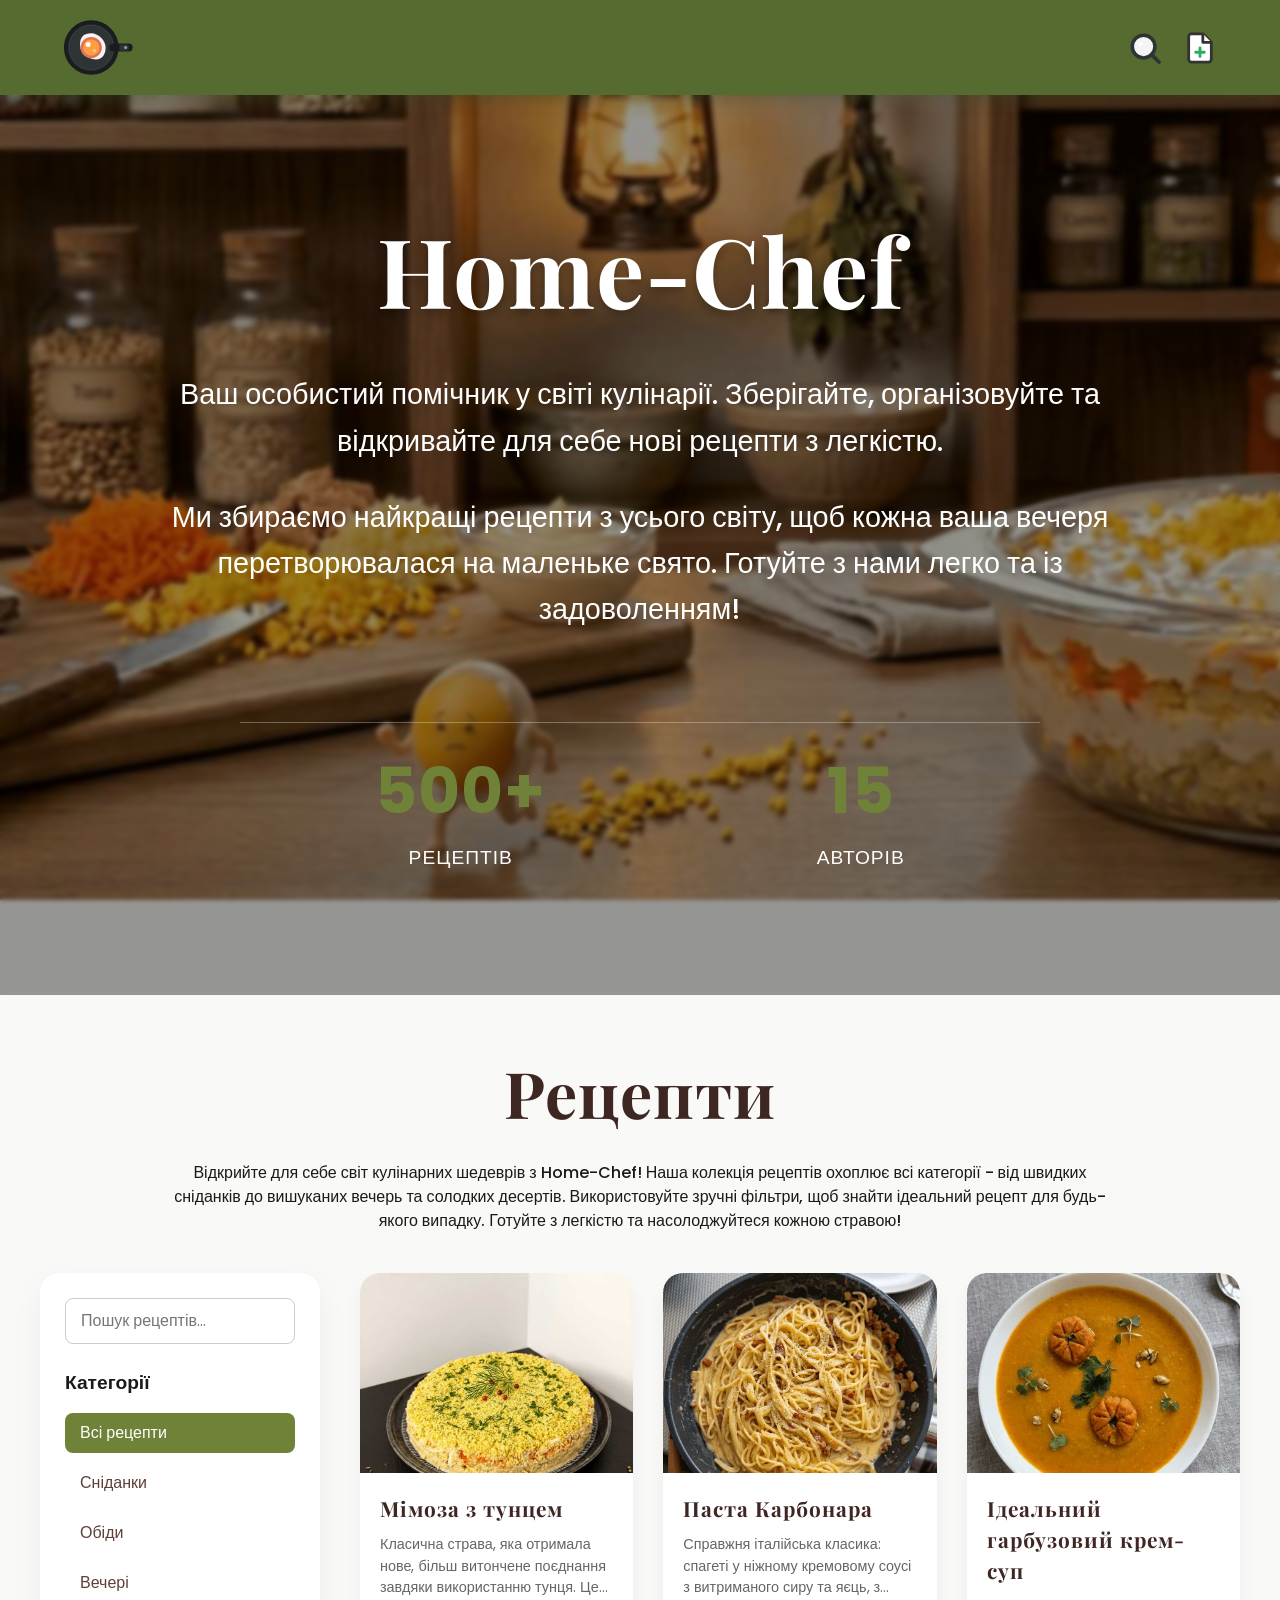
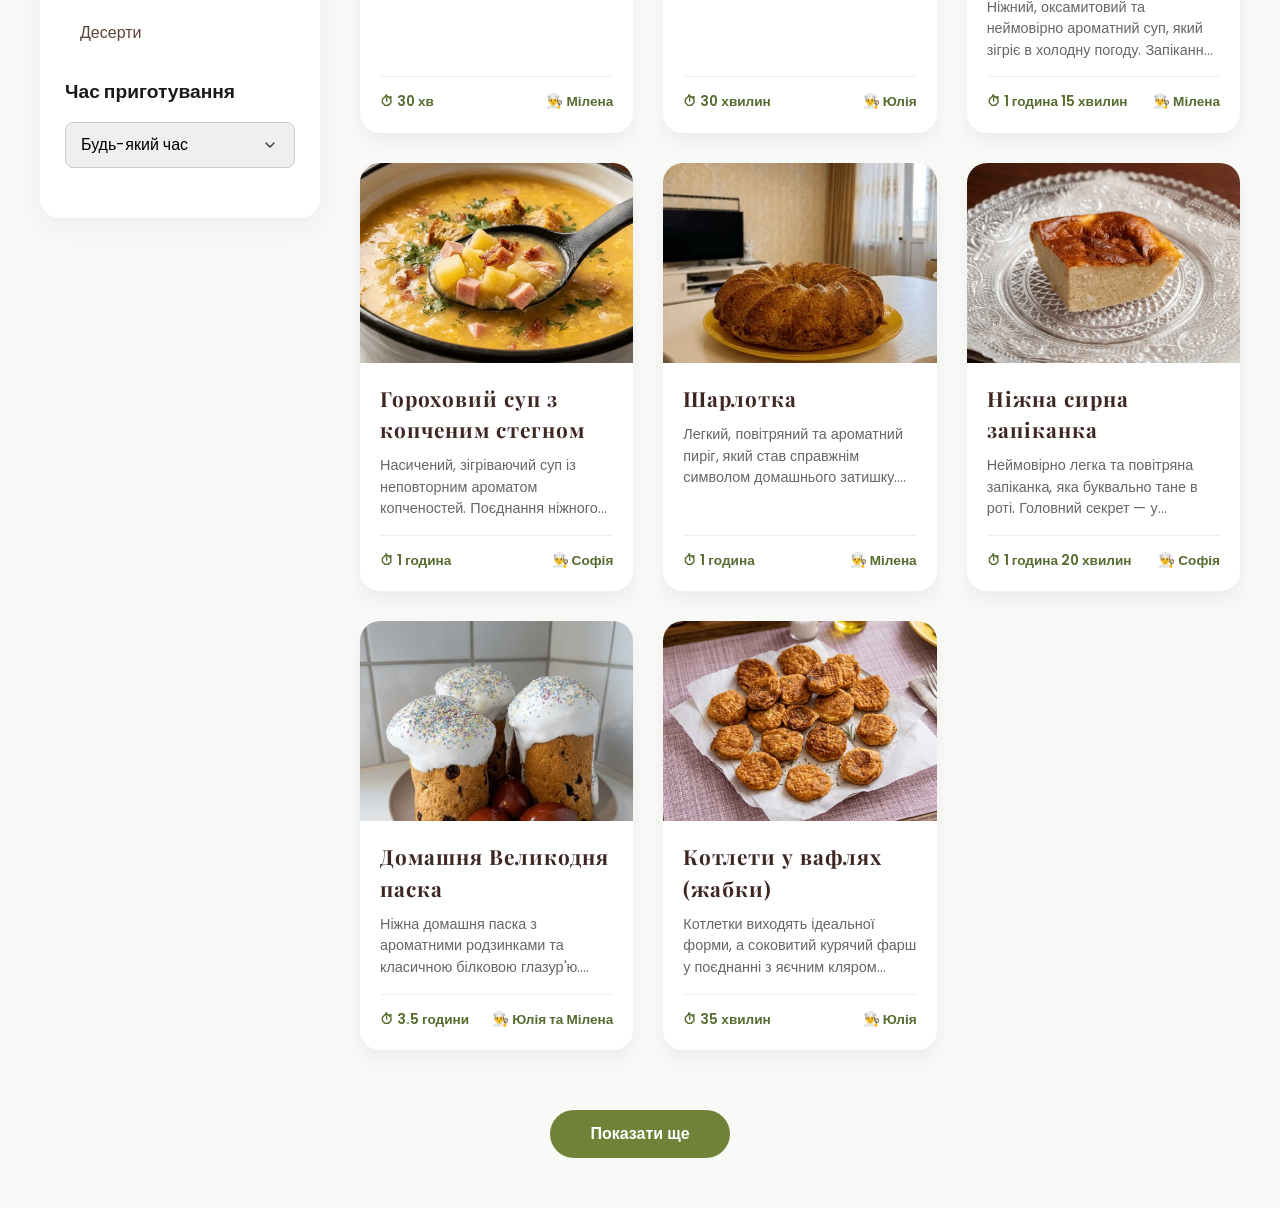
<file: index.html>
<!DOCTYPE html>
<html lang="uk">

<head>
    <meta charset="UTF-8">
    <meta name="viewport" content="width=device-width, initial-scale=1.0">
    <title>Home-Chef</title>
    <link rel="preconnect" href="https://fonts.googleapis.com">
    <link rel="preconnect" href="https://fonts.gstatic.com" crossorigin>
    <link
        href="https://fonts.googleapis.com/css2?family=Cormorant:ital,wght@0,300..700;1,300..700&family=Inter:ital,opsz,wght@0,14..32,100..900;1,14..32,100..900&family=Open+Sans:ital,wdth,wght@0,75..100,300..800;1,75..100,300..800&family=Playfair+Display:ital,wght@0,400..900;1,400..900&family=Poppins:ital,wght@0,100;0,200;0,300;0,400;0,500;0,600;0,700;0,800;0,900;1,100;1,200;1,300;1,400;1,500;1,600;1,700;1,800;1,900&family=Roboto:ital,wght@0,100..900;1,100..900&display=swap"
        rel="stylesheet">
    <link rel="stylesheet" href="./css/styles.css">
</head>

<body>

    <header class="header">
        <div class="header-container">

            <!-- LOGO -->
            <div class="header-logo">
                <a href="/" class="logo-link">
                    <img class="logo-img" src="./icons/logo.svg" alt="Home-Chef logo">
                </a>
            </div>

            <!-- ACTION BUTTONS -->
            <div class="header-actions">

                <button class="search-btn header-btn" aria-label="Пошук">
                    <img src="./icons/search.svg" alt="">
                </button>

                <button class="add-recipe-btn header-btn" aria-label="Додати рецепт">
                    <img src="./icons/plus.svg" alt="">
                </button>

            </div>

        </div>
    </header>

    <main class="main">

        <section class="about-section section">
            <h1 class="about-title">Home-Chef</h1>

            <div class="description-wrap">
                <p class="about-description">Ваш особистий помічник у світі кулінарії. Зберігайте, організовуйте та
                    відкривайте для себе нові рецепти з легкістю.</p>
                <p class="about-description">Ми збираємо найкращі рецепти з усього світу, щоб кожна ваша вечеря
                    перетворювалася на
                    маленьке свято. Готуйте з нами легко та із задоволенням!</p>
            </div>

            <div class="about-stats">
                <div class="stat-item"><b>500+</b> рецептів</div>
                <div class="stat-item"><b>15</b> авторів</div>
            </div>

        </section>

        <section class="recipes-section section">
            <h2 class="recipes-title">Рецепти</h2>

            <div class="mobile-filter-wrapper">
                <button id="openFilterBtn" class="mobile-filter-btn">
                    🔍 Фільтри
                </button>
            </div>

            <p class="recipes-description">
                Відкрийте для себе світ кулінарних шедеврів з Home-Chef! Наша колекція рецептів охоплює всі
                категорії - від швидких сніданків до вишуканих вечерь та солодких десертів. Використовуйте зручні
                фільтри, щоб знайти ідеальний рецепт для будь-якого випадку. Готуйте з легкістю та насолоджуйтеся
                кожною стравою!
            </p>

            <div class="recipes-layout">

                <aside class="recipes-filter">

                    <div class="filter-group">
                        <input type="text" id="searchInput" class="filter-input" placeholder="Пошук рецептів...">
                    </div>

                    <div class="filter-group">
                        <h4 class="filter-title">Категорії</h4>
                        <div class="filter-options">
                            <button class="filter-btn active" data-category="all">Всі рецепти</button>
                            <button class="filter-btn" data-category="breakfast">Сніданки</button>
                            <button class="filter-btn" data-category="lunch">Обіди</button>
                            <button class="filter-btn" data-category="dinner">Вечері</button>
                            <button class="filter-btn" data-category="dessert">Десерти</button>
                        </div>
                    </div>

                    <div class="filter-group">
                        <h4 class="filter-title">Час приготування</h4>
                        <select id="timeFilter" class="filter-input">
                            <option value="all">Будь-який час</option>
                            <option value="15">До 15 хвилин</option>
                            <option value="30">До 30 хвилин</option>
                            <option value="60">До 1 години</option>
                        </select>
                    </div>

                </aside>

                <div class="recipes-grid">
                </div>

            </div>

            <div class="load-more-container">
                <button id="loadMoreBtn" class="filter-btn active load-more-button">Показати ще</button>
            </div>
        </section>

    </main>

    <footer class="footer">

    </footer>


    <script src="./js/data.js"></script>
    <script src="./js/main.js"></script>
</body>

</html>
</file>
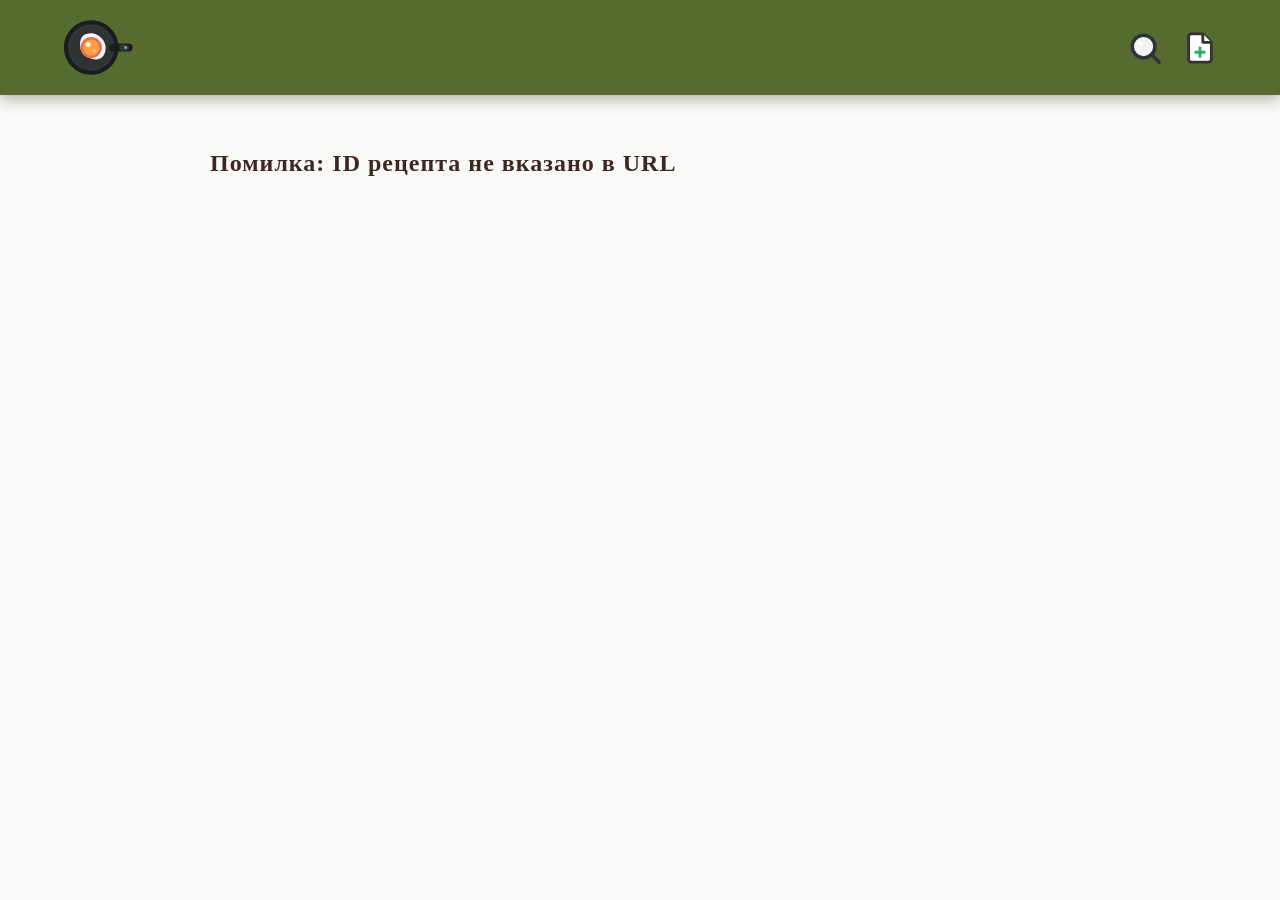
<file: recipe.html>
<!DOCTYPE html>
<html lang="uk">
<head>
    <meta charset="UTF-8">
    <meta name="viewport" content="width=device-width, initial-scale=1.0">
    <title>recipe</title>
    <link rel="stylesheet" href="./css/styles.css">
    <link rel="stylesheet" href="./css/recipe.css">

</head>
<body class="recipe-page">
        <header class="header">
            <div class="header-container">
        
                <div class="header-logo">
                    <a href="/" class="logo-link">
                        <img class="logo-img" src="./icons/logo.svg" alt="Home-Chef logo">
                    </a>
                </div>
        
                <div class="header-actions">
        
                    <button class="search-btn header-btn" aria-label="Пошук">
                        <img src="./icons/search.svg" alt="">
                    </button>
        
                    <button class="add-recipe-btn header-btn" aria-label="Додати рецепт">
                        <img src="./icons/plus.svg" alt="">
                    </button>
        
                </div>
        
            </div>
        </header>

    <div class="recipes-wrapper">
        <div class="recipe"></div>
    </div>
    

        <footer class="footer">
        
        </footer>

    <script src="./js/data.js"></script>
    <script src="./js/recipe.js"></script>
</body>
</html>
</file>
<file: css/styles.css>
/* ================= VARIABLES ================= */
:root {
    --color-olive: #708238;
    --color-olive-dark: #556B2F;
    --color-white: #FFFFFF;
    --color-bg-light: #F9F9F7;
    --color-black: #1A1A1A;
    --color-brown: #3E2723;
    --color-brown-light: #5D4037;
    --font-main: 'Poppins', sans-serif;
    --font-heading: 'Playfair Display', serif;
}

/* ================= RESET & BASE ================= */
*,
*::before,
*::after {
    box-sizing: border-box;
    margin: 0;
    padding: 0;
}

html {
    font-size: 16px;
    scroll-behavior: smooth;
}

body {
    color: var(--color-black);
    background-color: var(--color-bg-light);
    font-family: var(--font-main);
    line-height: 1.5;
    overflow-x: hidden;
}

img {
    max-width: 100%;
    display: block;
}

button {
    cursor: pointer;
    border: none;
    font: inherit;
    background: none;
}

input,
select,
textarea {
    outline: none;
    font: inherit;
}

a {
    text-decoration: none;
    color: inherit;
}

/* ================= TYPOGRAPHY ================= */
h1,
h2,
h3 {
    font-family: var(--font-heading);
    letter-spacing: 1px;
    color: var(--color-brown);
}

.section {
    margin-bottom: 50px;
}

/* ================= HEADER ================= */
.header {
    background-color: var(--color-olive-dark);
    position: sticky;
    top: 0;
    z-index: 100;
    box-shadow: 0 4px 14px rgba(60, 75, 40, 0.4);
}

.header-container {
    display: flex;
    justify-content: space-between;
    align-items: center;
    max-width: 1200px;
    margin: 0 auto;
    padding: 10px 20px;
}

.header-actions {
    display: flex;
    gap: 15px;
}

.header-btn {
    width: 40px;
    height: 40px;
    display: flex;
    justify-content: center;
    align-items: center;
    transition: transform 0.2s ease;
}

.header-btn:hover {
    transform: scale(1.2);
}

/* ================= ABOUT SECTION ================= */
.about-section {
    min-height: 100vh;
    position: relative;
    text-align: center;
    padding: 80px 20px;
    background: url("../images/about/about-hero.jpg") no-repeat center/cover fixed;
    display: flex;
    flex-direction: column;
    justify-content: center;
    align-items: center;
}

.about-section::before {
    content: "";
    position: absolute;
    top: 0;
    left: 0;
    width: 100%;
    height: 100%;
    background: rgba(0, 0, 0, 0.4);
    backdrop-filter: blur(2px);
    z-index: 1;
}

.about-section>* {
    position: relative;
    z-index: 2;
    max-width: 1200px;
    width: 100%;
}

.about-title {
    font-size: clamp(3rem, 8vw, 6rem);
    color: var(--color-white);
    margin-bottom: 30px;
    text-shadow: 0 4px 10px rgba(0, 0, 0, 0.3);
}

.about-description {
    font-size: clamp(1.2rem, 2.5vw, 1.8rem);
    color: var(--color-white);
    max-width: 1000px;
    margin: 0 auto 30px;
    font-weight: 500;
    line-height: 1.6;
}

.about-stats {
    display: flex;
    justify-content: space-around;
    align-items: center;
    margin: 60px auto 0;
    padding: 20px 0;
    border-top: 1px solid rgba(255, 255, 255, 0.3);
    max-width: 800px;
    color: var(--color-white);
}

.stat-item {
    font-size: 1.2rem;
    text-transform: uppercase;
    letter-spacing: 1px;
}

.stat-item b {
    display: block;
    font-size: 4rem;
    margin-bottom: 5px;
    color: var(--color-olive);
}

/* ================= RECIPES LAYOUT (DESKTOP) ================= */
.recipes-title {
    font-size: clamp(2.5rem, 5vw, 4rem);
    text-align: center;
    margin: 40px 0 20px;
}

.recipes-description {
    max-width: 1000px;
    margin: 0 auto 40px;
    text-align: center;
    padding: 0 20px;
    font-weight: 500;
}

.mobile-filter-wrapper {
    display: none;
}

.recipes-layout {
    display: grid;
    grid-template-columns: 280px 1fr;
    gap: 40px;
    max-width: 1600px;
    /* Широкий контейнер для 4 карток */
    margin: 0 auto;
    padding: 0 40px 40px;
}

/* ================= ФІЛЬТР ================= */
.recipes-filter {
    background: var(--color-white);
    padding: 25px;
    border-radius: 20px;
    box-shadow: 0 10px 30px rgba(0, 0, 0, 0.05);
    position: sticky;
    top: 80px;
    height: fit-content;
}

.filter-group {
    margin-bottom: 25px;
}

.filter-input {
    width: 100%;
    padding: 10px 15px;
    border-radius: 8px;
    border: 1px solid #ccc;
}

select.filter-input {
    appearance: none;
    -webkit-appearance: none;
    -moz-appearance: none;
    font-family: var(--font-main);
    background-image: url("data:image/svg+xml;charset=UTF-8,%3csvg xmlns='http://www.w3.org/2000/svg' viewBox='0 0 24 24' fill='none' stroke='%23333' stroke-width='2' stroke-linecap='round' stroke-linejoin='round'%3e%3cpolyline points='6 9 12 15 18 9'%3e%3c/polyline%3e%3c/svg%3e");
    background-repeat: no-repeat;
    background-position: right 16px center;
    background-size: 16px;
    padding-right: 48px;
}

select.filter-input::-ms-expand {
    display: none;
}

.filter-title {
    margin-bottom: 15px;
    font-size: 1.2rem;
}

.filter-options {
    display: flex;
    flex-direction: column;
    gap: 10px;
}

.filter-btn {
    text-align: left;
    padding: 8px 15px;
    border-radius: 8px;
    color: var(--color-brown-light);
    transition: 0.3s;
}

.filter-btn.active,
.filter-btn:hover {
    background: var(--color-olive);
    color: var(--color-white);
}

/* ================= ГРИД КАРТОЧОК ================= */
.recipes-grid {
    display: grid;
    grid-template-columns: repeat(auto-fit, minmax(270px, 1fr));
    gap: 30px;
    align-items: stretch;
}

/* ================= RECIPE CARD ================= */
.recipe-card {
    width: 100%;
    min-height: 380px;
    height: 100%;
    background: var(--color-white);
    border-radius: 20px;
    overflow: hidden;
    display: flex;
    flex-direction: column;
    box-shadow: 0 10px 20px rgba(0, 0, 0, 0.05);
    transition: 0.3s;
}

.recipe-card:hover {
    transform: translateY(-10px);
    box-shadow: 0 15px 30px rgba(0, 0, 0, 0.1);
}

.recipe-img-wrapper {
    width: 100%;
    height: 200px;
    overflow: hidden;
    flex-shrink: 0;
}

.recipe-img-wrapper img {
    width: 100%;
    height: 100%;
    object-fit: cover;
    transition: 0.5s;
}

.recipe-card:hover .recipe-img-wrapper img {
    transform: scale(1.1);
}

.recipe-content {
    padding: 20px;
    display: flex;
    flex-direction: column;
    flex-grow: 1;
}

.recipe-card-title {
    font-size: 1.3rem;
    margin-bottom: 10px;
}

.recipe-card-description {
    font-size: 0.9rem;
    color: #666;
    display: -webkit-box;
    -webkit-line-clamp: 3;
    -webkit-box-orient: vertical;
    overflow: hidden;
    margin-bottom: 15px;
}

.recipe-info {
    margin-top: auto;
    padding-top: 15px;
    border-top: 1px solid #eee;
    display: flex;
    justify-content: space-between;
    font-size: 0.85rem;
    color: var(--color-olive-dark);
    font-weight: 600;
}

/* ================= LOAD MORE BUTTON ================= */
.load-more-container {
    display: flex;
    justify-content: center;
    width: 100%;
    margin-top: 20px;
}

.load-more-button {
    display: flex;
    align-items: center;
    gap: 8px;
    background-color: var(--color-olive);
    color: white;
    padding: 12px 40px;
    border-radius: 30px;
    font-weight: 600;
    transition: all 0.3s ease;
}

.load-more-button:hover {
    background-color: var(--color-olive-dark);
    transform: scale(1.05);
}

/* ================= MOBILE & TABLET (ADAPTIVE) ================= */
@media screen and (max-width: 1024px) {
    .recipes-layout {
        display: block;
    }

    .mobile-filter-wrapper {
        display: flex;
        justify-content: center;
        margin-bottom: 30px;
    }

    .mobile-filter-btn {
        background: var(--color-olive);
        color: white;
        padding: 12px 30px;
        border-radius: 50px;
        font-weight: 600;
    }

    .recipes-filter {
        position: fixed;
        top: 0;
        left: -100%;
        width: 300px;
        height: 100vh;
        z-index: 1000;
        transition: 0.4s;
        border-radius: 0 20px 20px 0;
    }

    .recipes-filter.active {
        left: 0;
    }

    .filter-overlay {
        position: fixed;
        top: 0;
        left: 0;
        width: 100%;
        height: 100%;
        background: rgba(0, 0, 0, 0.5);
        z-index: 999;
        display: none;
        backdrop-filter: blur(2px);
    }

    .filter-overlay.active {
        display: block;
    }

    .close-filter-btn {
        display: block;
        font-size: 2rem;
        text-align: right;
        width: 100%;
    }
}
</file>
<file: css/recipe.css>
/* ================= RECIPE DETAIL PAGE (Внутрішня сторінка) ================= */
.recipes-wrapper {
    max-width: 900px;
    margin: 50px auto;
    padding: 0 20px;
}

.recipe-detail {
    background-color: var(--color-white);
    border-radius: 20px;
    box-shadow: 0 10px 30px rgba(0, 0, 0, 0.05);
    padding: 50px;
}

.recipe-detail-title {
    font-size: clamp(2rem, 5vw, 3rem);
    text-align: center;
    color: var(--color-brown);
    margin-bottom: 20px;
    line-height: 1.2;
}

.recipe-detail-description {
    max-width: 800px;
    margin: 0 auto 40px;
    text-align: center;
    font-weight: 500;
    font-style: italic;
    color: var(--color-brown-light);
    line-height: 1.6;
}

.recipe-detail-image-wrap {
    width: 100%;
    font-size: clamp(300px, 50vw, 450px);
    border-radius: 15px;
    overflow: hidden;
    margin-bottom: 50px;
    box-shadow: 0 5px 15px rgba(0, 0, 0, 0.1);
}

.recipe-detail-img {
    width: 100%;
    height: 100%;
    object-fit: cover;
}

.recipe-detail-content {
    width: 100%;
}

.recipe-detail-section {
    margin-bottom: 40px;
}

.recipe-detail-section h2 {
    color: var(--color-olive-dark);
    font-size: 1.8rem;
    margin-bottom: 20px;
    border-bottom: 2px solid var(--color-olive);
    padding-bottom: 10px;
    display: inline-block;
}

.recipe-ingredients-list {
    list-style: none;
    padding: 0;
    margin: 0;
}

.recipe-ingredients-list li {
    padding: 12px 0;
    border-bottom: 1px dashed #ccc;
    color: var(--color-black);
    font-size: 1.05rem;
}

.recipe-ingredients-list li::before {
    content: "🌿 ";
    margin-right: 8px;
}

.recipe-instructions-text {
    text-align: left;
    line-height: 1.8;
    font-size: 1.05rem;
    color: var(--color-black);
    white-space: pre-line;
}

.recipe-detail-meta {
    display: flex;
    justify-content: center;
    gap: 40px;
    margin-top: 50px;
    padding-top: 20px;
    border-top: 1px solid #eee;
}

.meta-item {
    font-weight: 600;
    color: var(--color-olive-dark);
    font-size: 1.1rem;
}

.back-button {
    display: table;
    margin: 30px auto 0;
    padding: 12px 30px;
    background-color: var(--color-olive);
    color: var(--color-white);
    border-radius: 30px;
    font-weight: 600;
    transition: all 0.3s ease;
}

.back-button:hover {
    background-color: var(--color-olive-dark);
    transform: scale(1.05);
}

/* Адаптив для сторінки рецепта */
@media screen and (max-width: 768px) {
    .recipe-detail {
        padding: 25px;
    }

    .recipe-detail-image-wrap {
        height: 250px;
    }

    .recipe-detail-meta {
        flex-direction: column;
        align-items: center;
        gap: 15px;
    }
}
</file>
